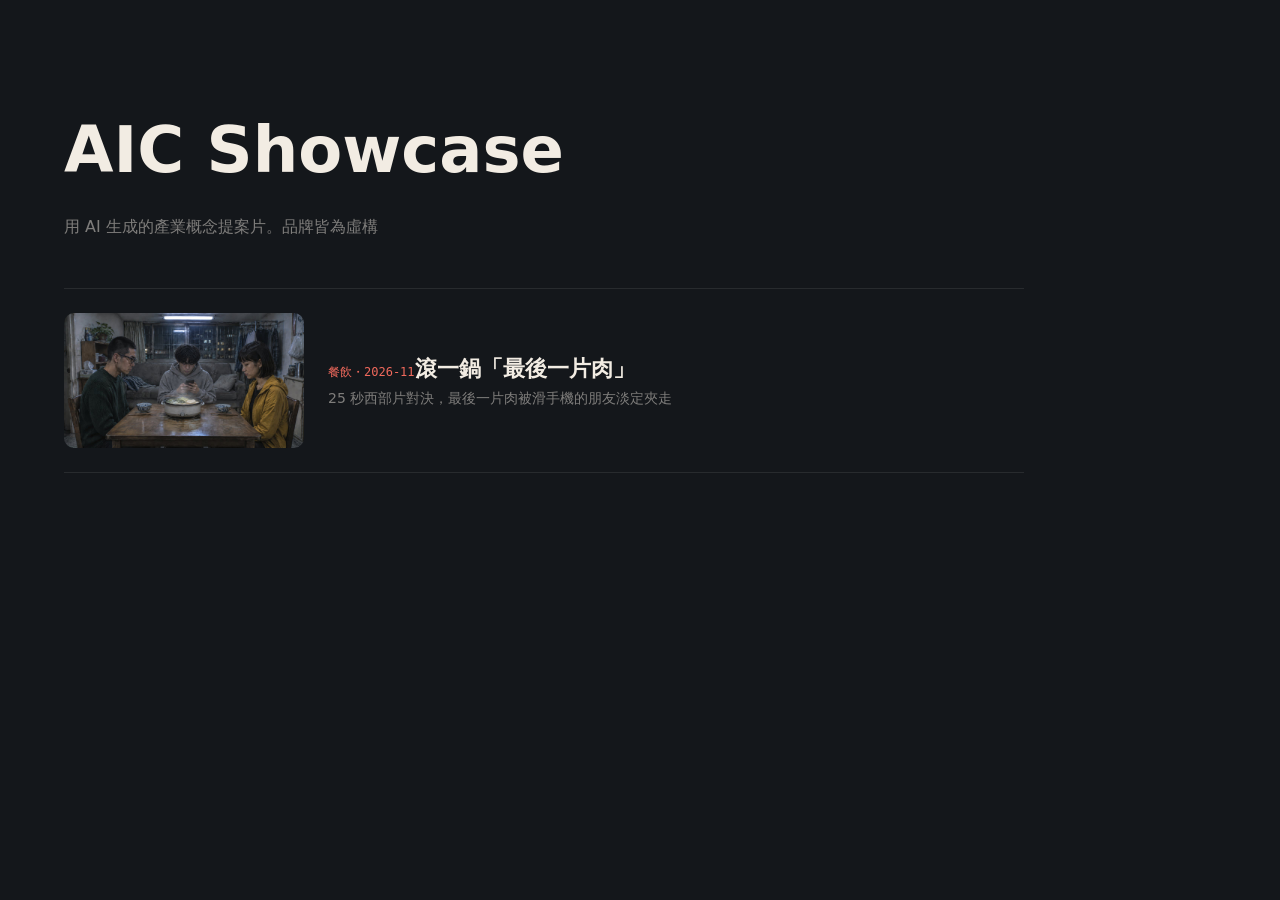
<file: index.html>
<!doctype html>
<html lang="zh-Hant">
<head>
<meta charset="utf-8">
<meta name="viewport" content="width=device-width, initial-scale=1">
<title>AIC Showcase</title>
<style>
  :root { --bg: #14171b; --tx: #f2ece3; --tx3: rgba(242,236,227,.48); --line: rgba(242,236,227,.09); --red: #f0695c; }
  * { box-sizing: border-box; margin: 0; }
  body { background: var(--bg); color: var(--tx); font-family: "Noto Sans TC", "Microsoft JhengHei", system-ui, sans-serif; padding: 96px clamp(16px, 5vw, 64px); line-height: 1.7; }
  h1 { font-size: clamp(36px, 6vw, 64px); font-weight: 900; }
  p { color: var(--tx3); margin-top: 8px; }
  ul { list-style: none; margin-top: 48px; padding: 0; max-width: 960px; border-top: 1px solid var(--line); }
  a { display: grid; grid-template-columns: 240px 1fr; gap: 24px; padding: 24px 0; border-bottom: 1px solid var(--line); color: inherit; text-decoration: none; align-items: center; }
  a img { width: 100%; border-radius: 10px; aspect-ratio: 16/9; object-fit: cover; }
  a b { font-size: 22px; } a span { display: block; color: var(--tx3); font-size: 14px; } a code { color: var(--red); font-size: 12px; }
  @media (max-width: 640px) { a { grid-template-columns: 1fr; } }
</style>
</head>
<body>
  <h1>AIC Showcase</h1>
  <p>用 AI 生成的產業概念提案片。品牌皆為虛構</p>
  <ul>
    <li><a href="hotpot-lastslice/"><img src="hotpot-lastslice/media/sb/F02_S2_wide.jpg" alt=""><div><code>餐飲・2026-11</code><b>滾一鍋「最後一片肉」</b><span>25 秒西部片對決，最後一片肉被滑手機的朋友淡定夾走</span></div></a></li>
  </ul>
</body>
</html>
</file>
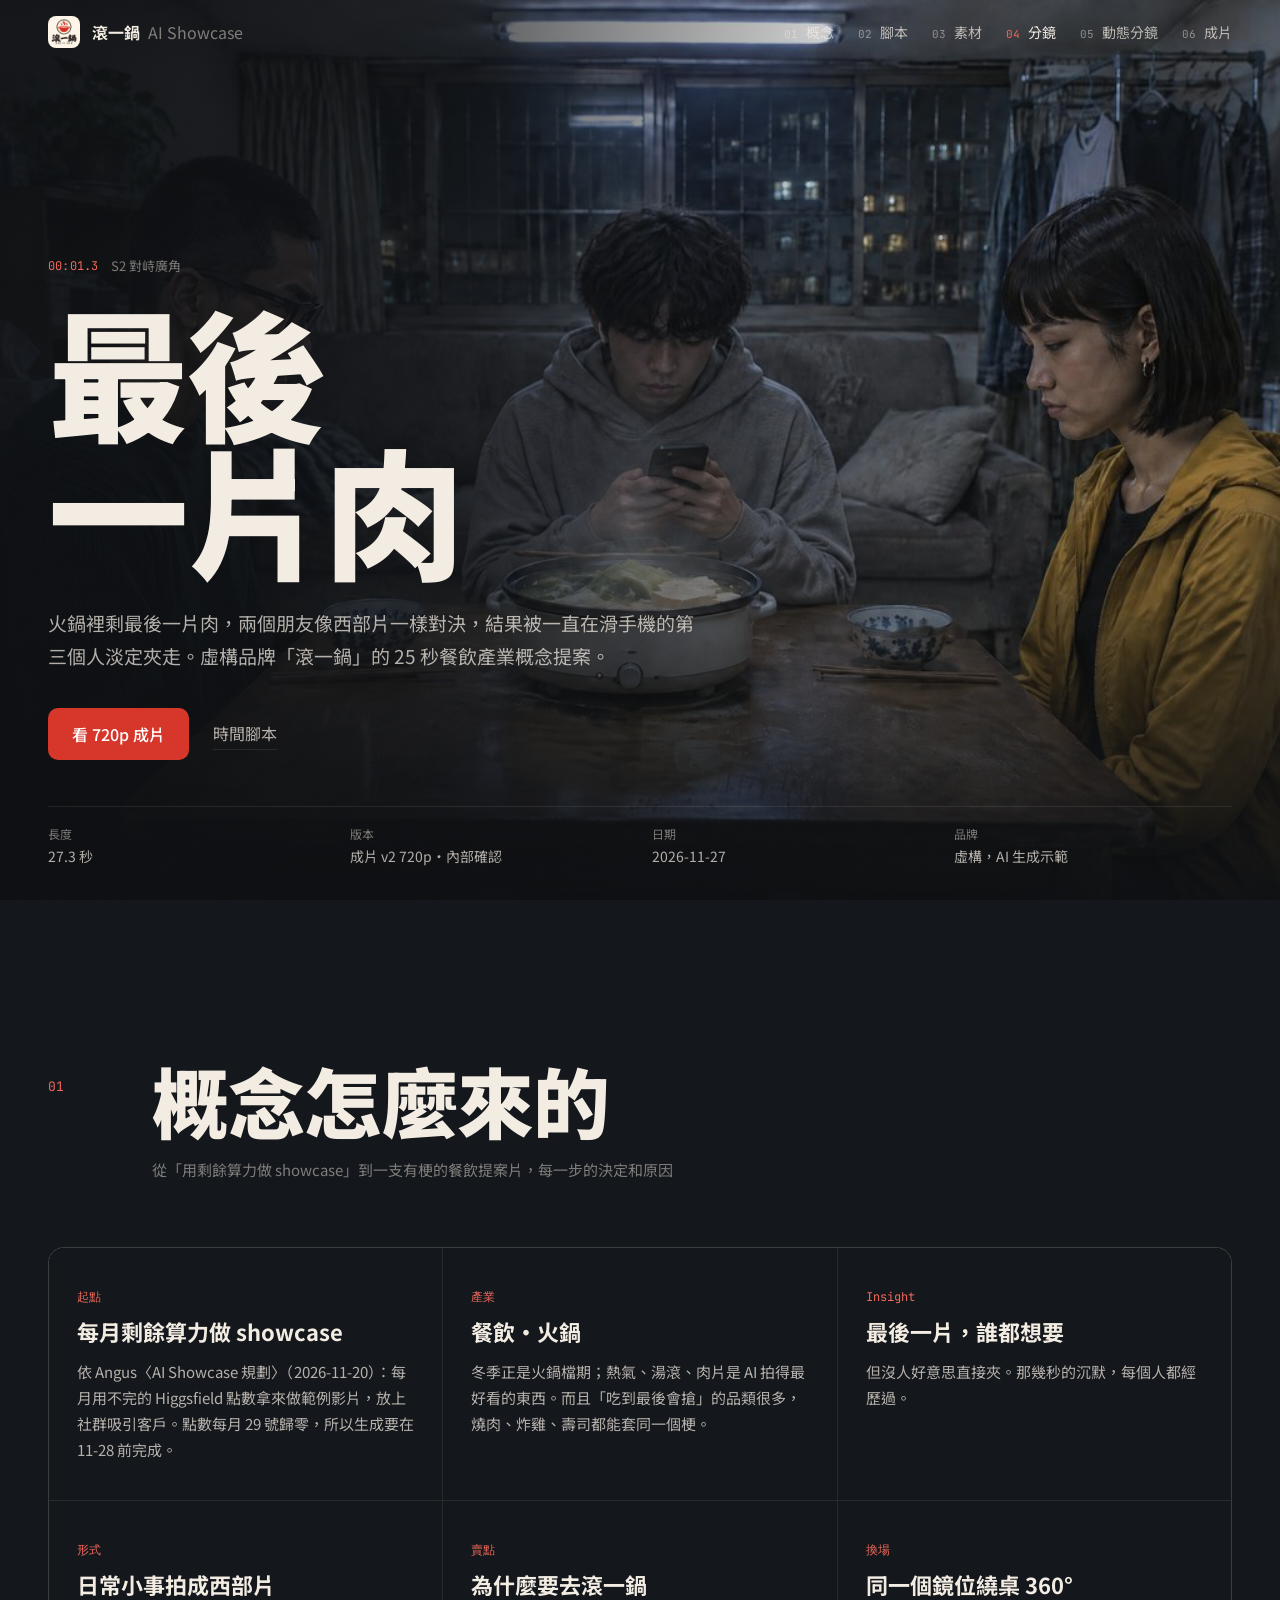
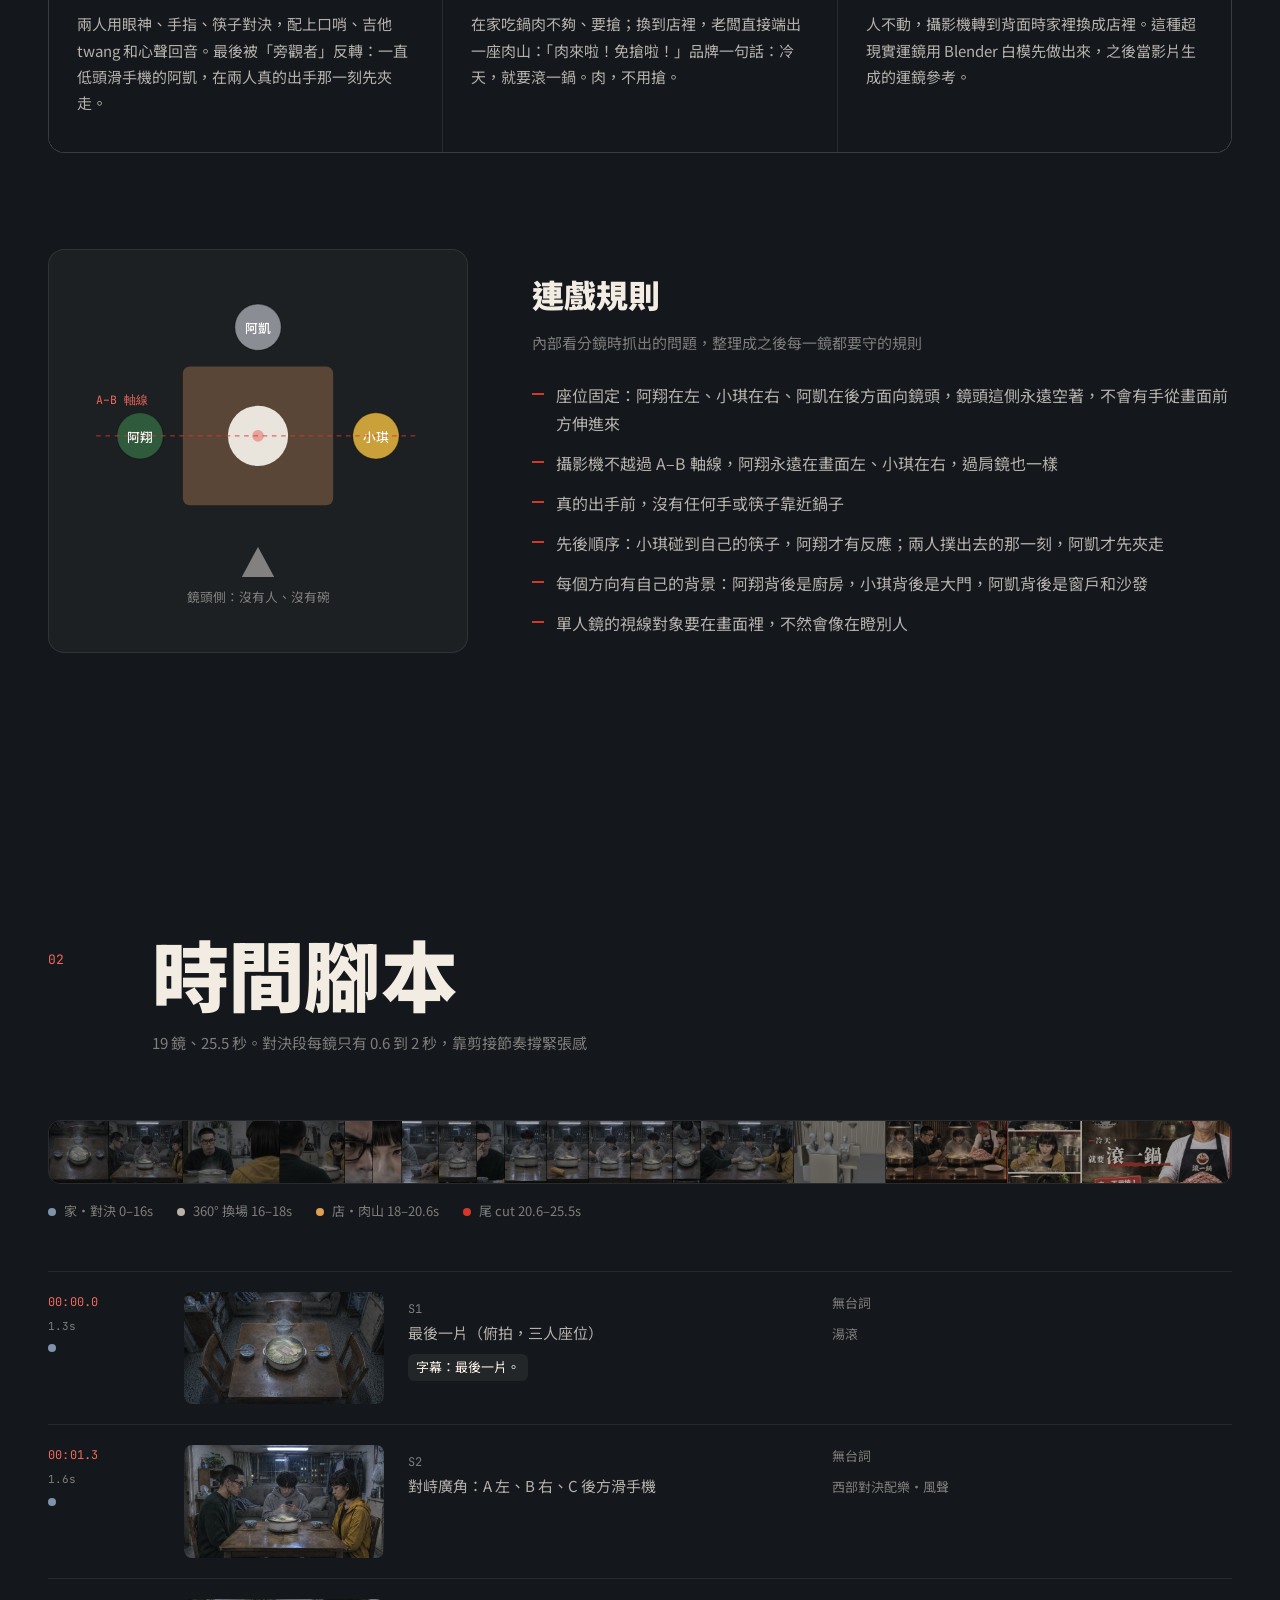
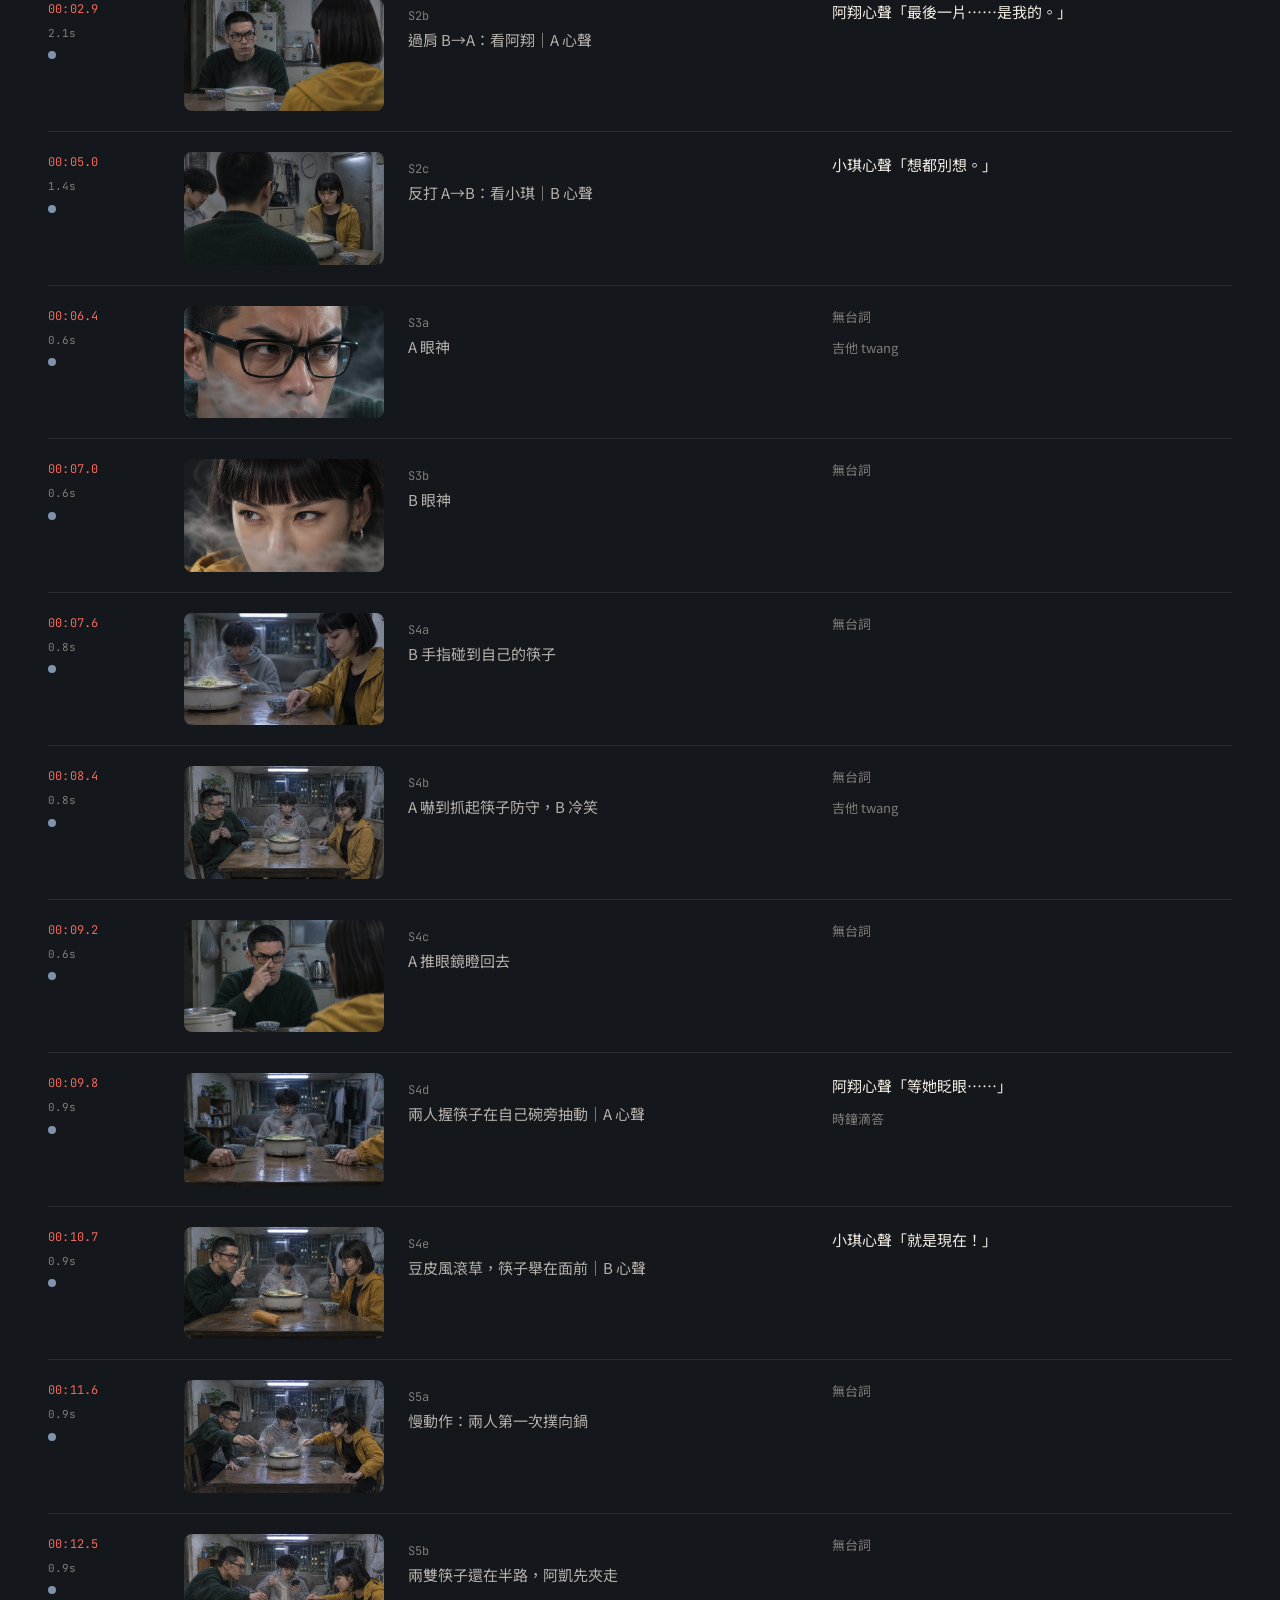
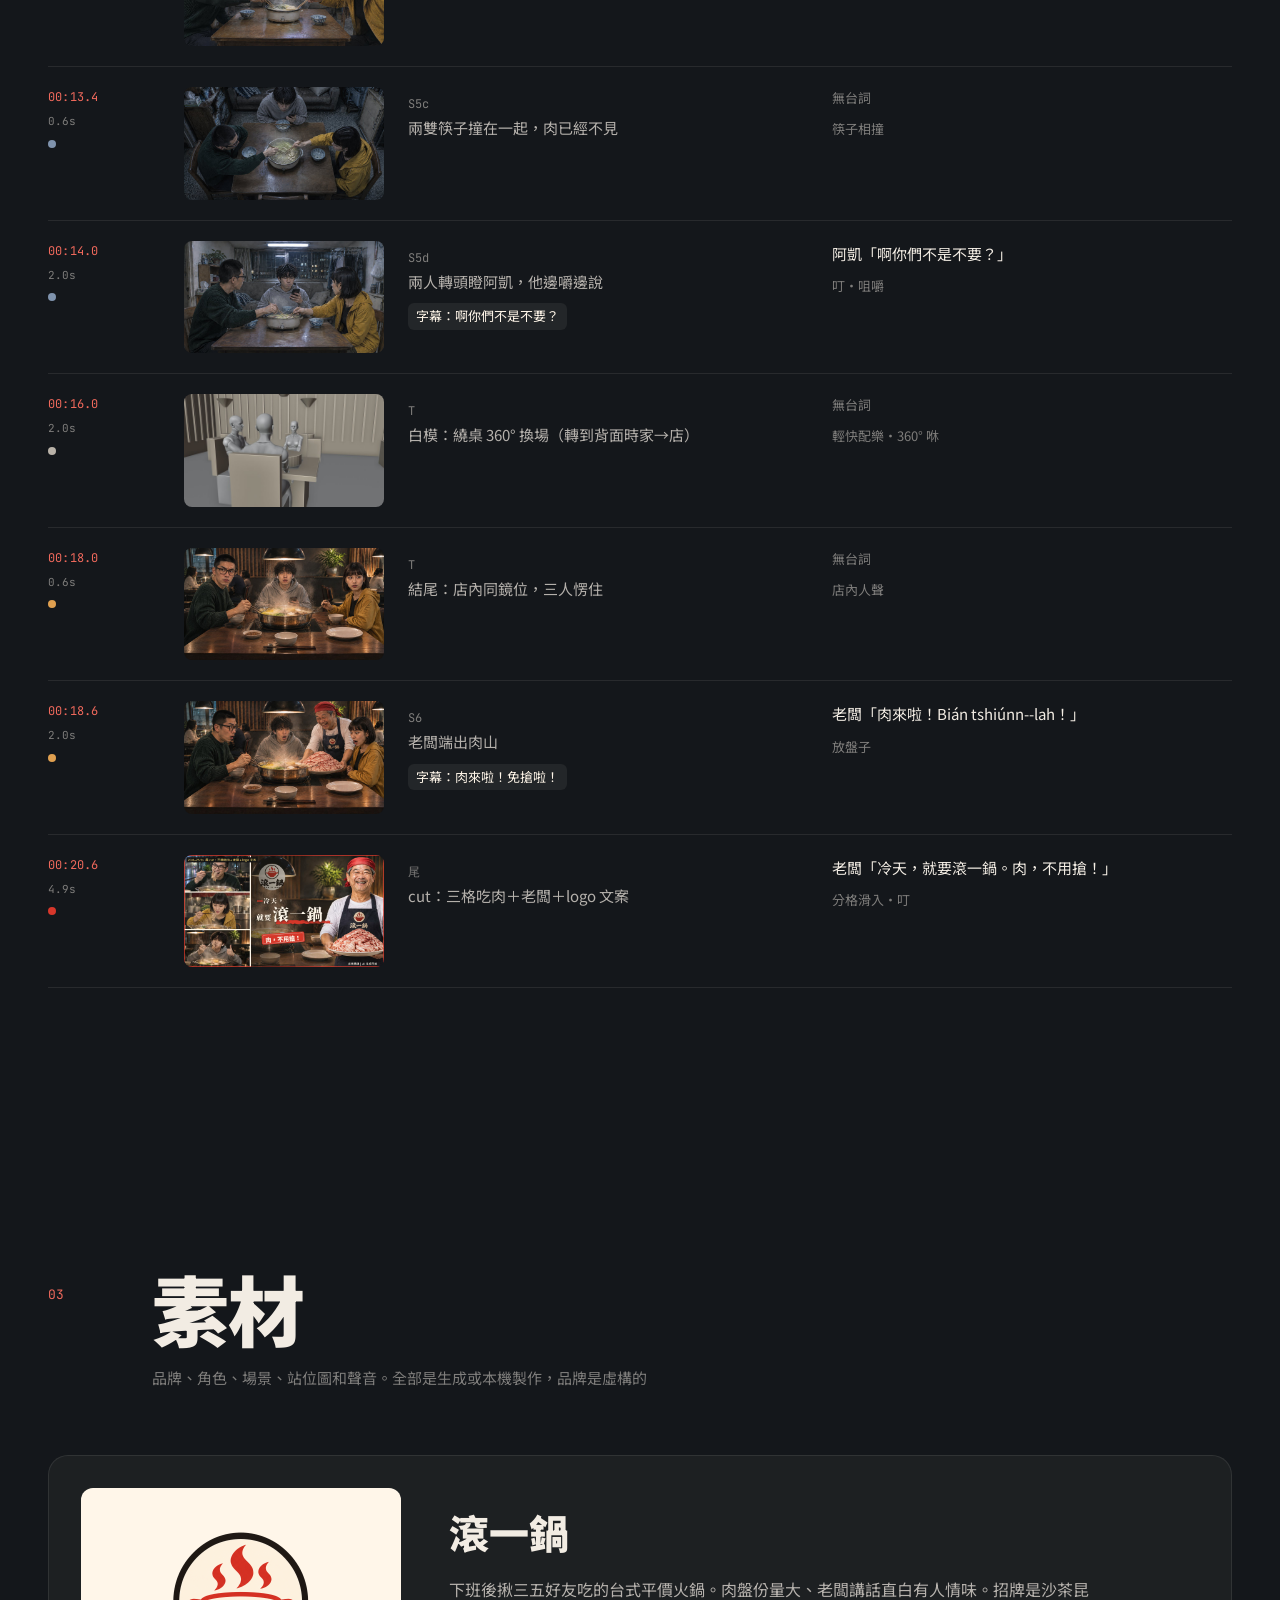
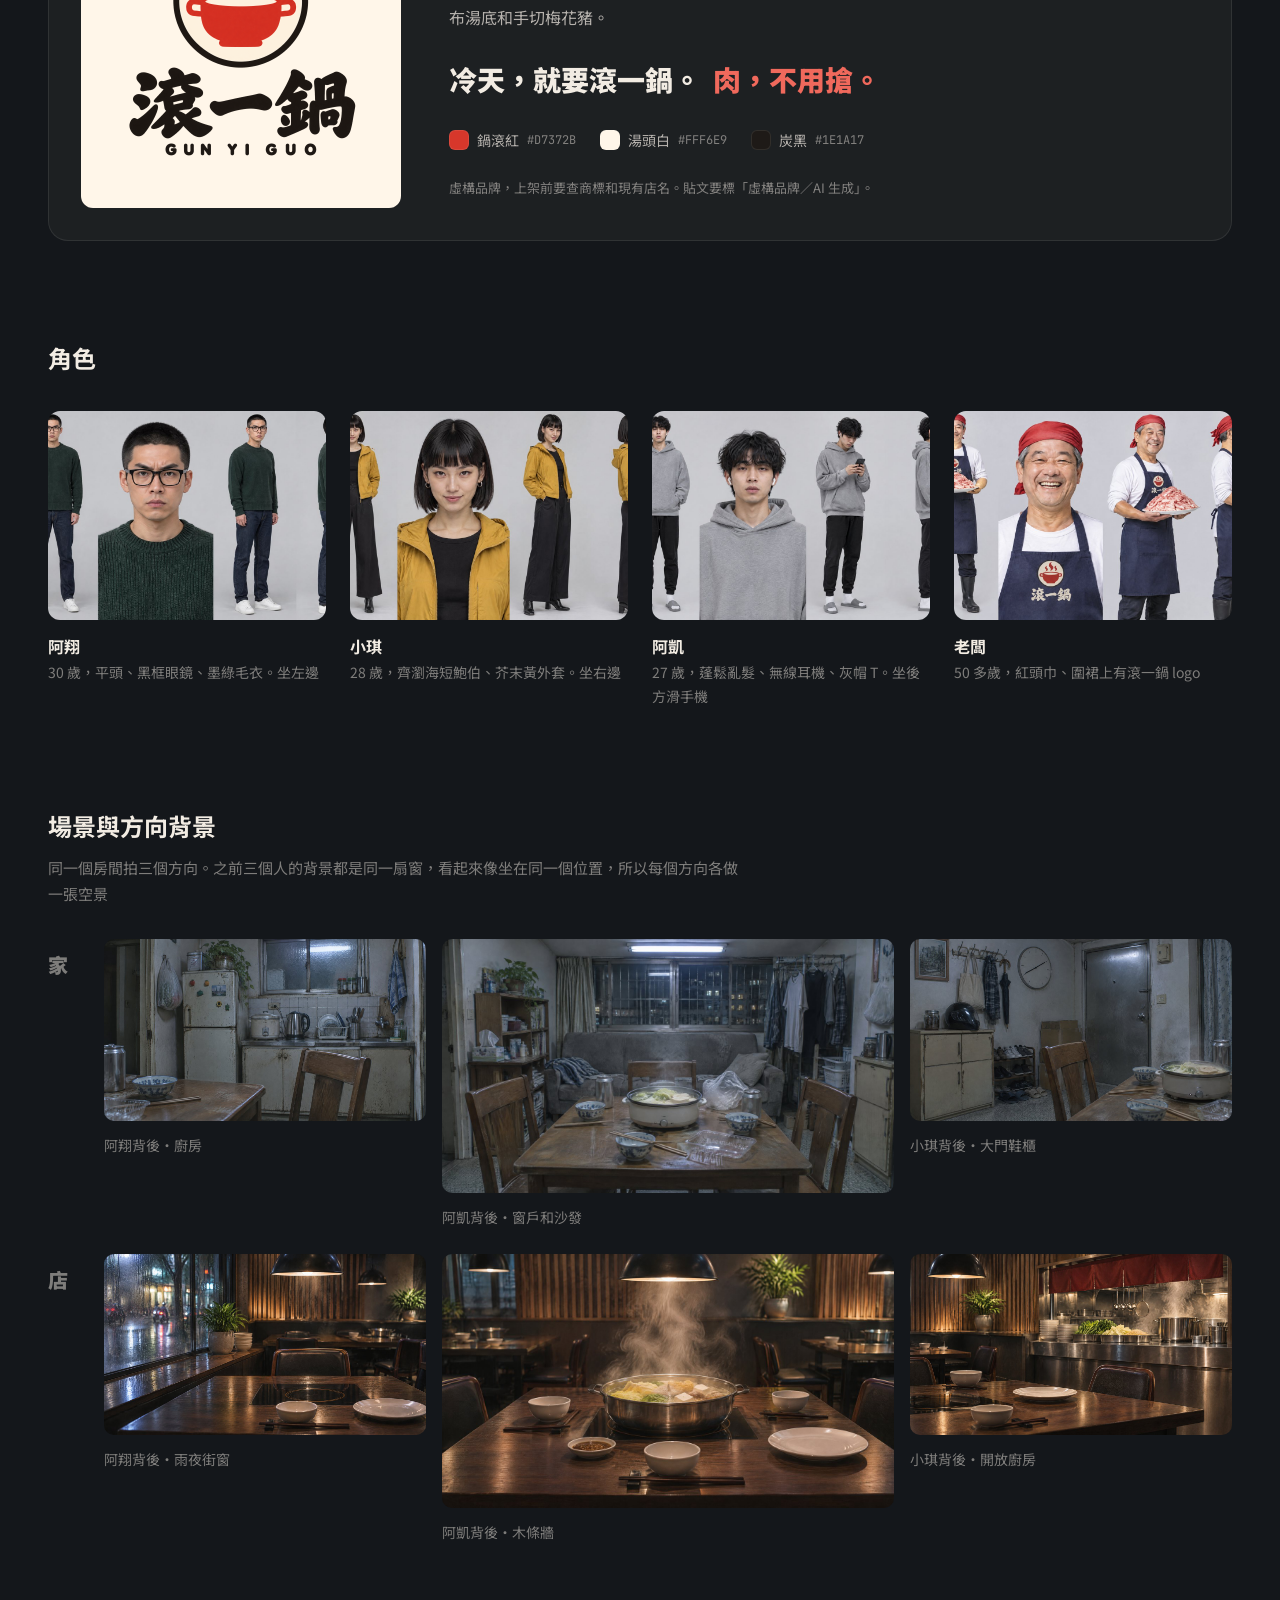
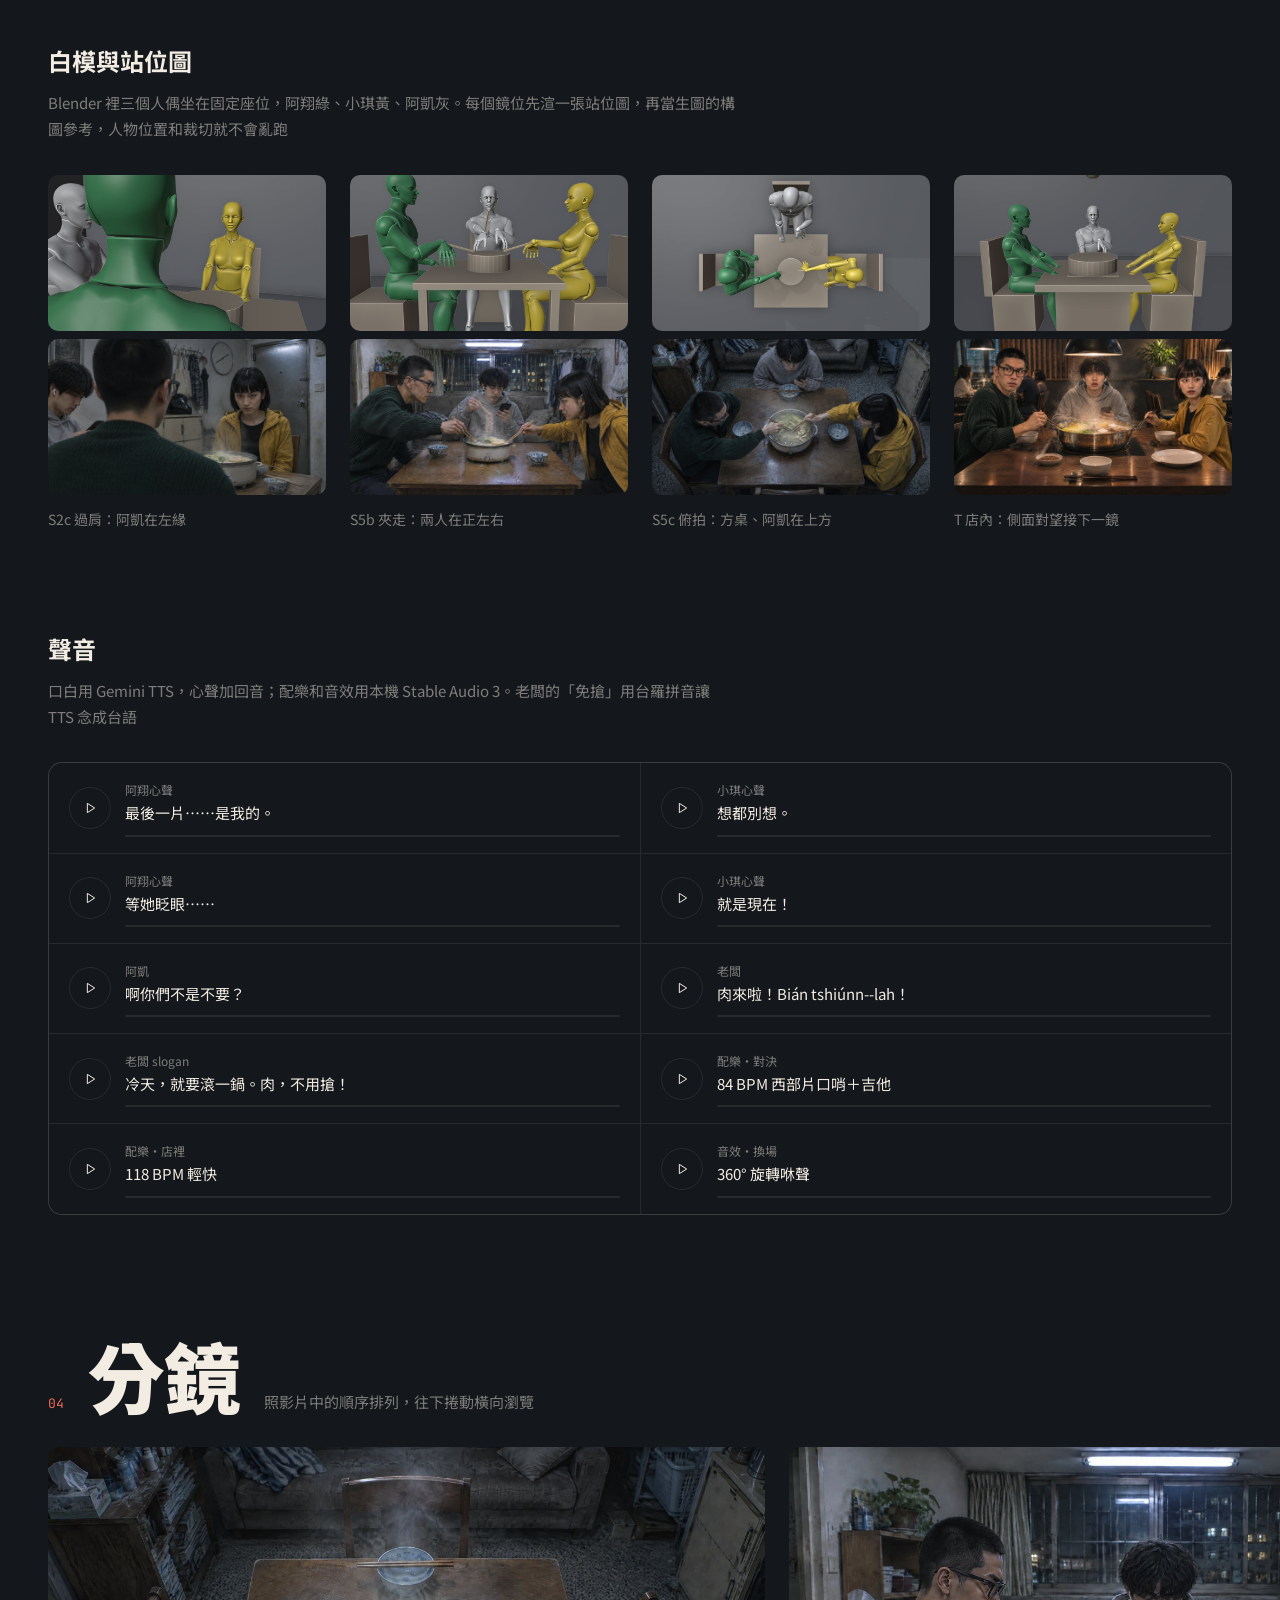
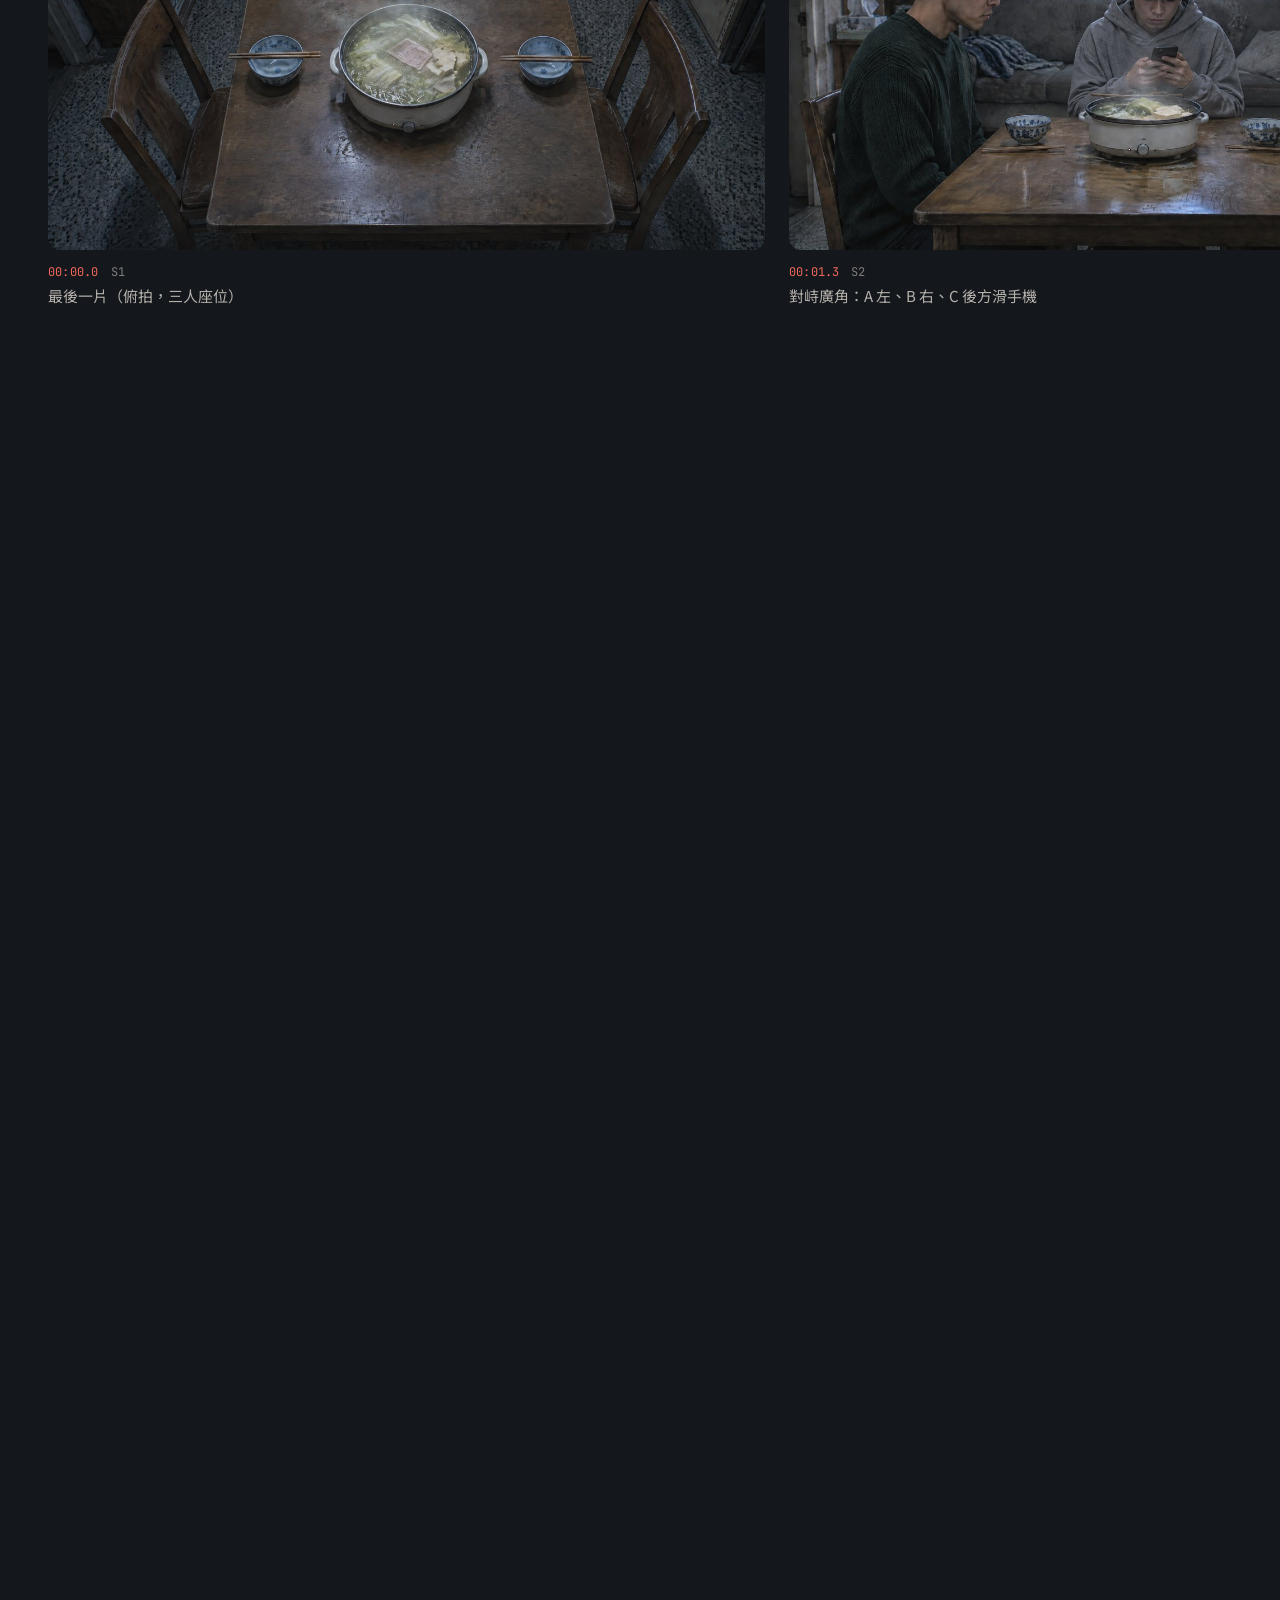
<file: hotpot-lastslice/index.html>
<!doctype html>
<html lang="zh-Hant">
<head>
<meta charset="utf-8">
<meta name="viewport" content="width=device-width, initial-scale=1">
<title>最後一片肉｜滾一鍋 AI Showcase</title>
<link rel="preconnect" href="https://fonts.googleapis.com">
<link rel="preconnect" href="https://fonts.gstatic.com" crossorigin>
<link href="https://fonts.googleapis.com/css2?family=Archivo:wght@500;800&family=JetBrains+Mono:wght@400;500&family=Noto+Sans+TC:wght@400;500;700;900&display=swap" rel="stylesheet">
<link rel="stylesheet" href="style.css">
</head>
<body>
<div class="tone" aria-hidden="true"></div>

<header class="nav">
  <a class="brand" href="#top"><img src="media/refs/logo.png" alt=""><span>滾一鍋 <em>AI Showcase</em></span></a>
  <nav>
    <a href="#idea"><b>01</b>概念</a>
    <a href="#script"><b>02</b>腳本</a>
    <a href="#assets"><b>03</b>素材</a>
    <a href="#boards"><b>04</b>分鏡</a>
    <a href="#film"><b>05</b>動態分鏡</a>
    <a href="#final"><b>06</b>成片</a>
  </nav>
</header>

<main id="top">
  <!-- HERO -->
  <section class="hero">
    <img class="hero-img" src="media/sb/F02_S2_wide.jpg" alt="火鍋桌對峙：阿翔在左、小琪在右，阿凱在後方滑手機">
    <div class="hero-shade"></div>
    <div class="hero-copy">
      <p class="slate"><span class="tc">00:01.3</span>S2 對峙廣角</p>
      <h1>最後<br>一片肉</h1>
      <p class="lede">火鍋裡剩最後一片肉，兩個朋友像西部片一樣對決，結果被一直在滑手機的第三個人淡定夾走。虛構品牌「滾一鍋」的 25 秒餐飲產業概念提案。</p>
      <div class="actions">
        <a class="btn" href="#final">看 720p 成片</a>
        <a class="link" href="#script">時間腳本</a>
      </div>
    </div>
    <dl class="hero-meta">
      <div><dt>長度</dt><dd>27.3 秒</dd></div>
      <div><dt>版本</dt><dd>成片 v2 720p・內部確認</dd></div>
      <div><dt>日期</dt><dd>2026-11-27</dd></div>
      <div><dt>品牌</dt><dd>虛構，AI 生成示範</dd></div>
    </dl>
  </section>

  <!-- 01 IDEA -->
  <section id="idea" class="sec">
    <div class="sec-head">
      <span class="num">01</span>
      <h2>概念怎麼來的</h2>
      <p class="sub">從「用剩餘算力做 showcase」到一支有梗的餐飲提案片，每一步的決定和原因</p>
    </div>

    <ol class="steps">
      <li class="rv"><span class="k">起點</span><h3>每月剩餘算力做 showcase</h3><p>依 Angus〈AI Showcase 規劃〉（2026-11-20）：每月用不完的 Higgsfield 點數拿來做範例影片，放上社群吸引客戶。點數每月 29 號歸零，所以生成要在 11-28 前完成。</p></li>
      <li class="rv"><span class="k">產業</span><h3>餐飲・火鍋</h3><p>冬季正是火鍋檔期；熱氣、湯滾、肉片是 AI 拍得最好看的東西。而且「吃到最後會搶」的品類很多，燒肉、炸雞、壽司都能套同一個梗。</p></li>
      <li class="rv"><span class="k">Insight</span><h3>最後一片，誰都想要</h3><p>但沒人好意思直接夾。那幾秒的沉默，每個人都經歷過。</p></li>
      <li class="rv"><span class="k">形式</span><h3>日常小事拍成西部片</h3><p>兩人用眼神、手指、筷子對決，配上口哨、吉他 twang 和心聲回音。最後被「旁觀者」反轉：一直低頭滑手機的阿凱，在兩人真的出手那一刻先夾走。</p></li>
      <li class="rv"><span class="k">賣點</span><h3>為什麼要去滾一鍋</h3><p>在家吃鍋肉不夠、要搶；換到店裡，老闆直接端出一座肉山：「肉來啦！免搶啦！」品牌一句話：冷天，就要滾一鍋。肉，不用搶。</p></li>
      <li class="rv"><span class="k">換場</span><h3>同一個鏡位繞桌 360°</h3><p>人不動，攝影機轉到背面時家裡換成店裡。這種超現實運鏡用 Blender 白模先做出來，之後當影片生成的運鏡參考。</p></li>
    </ol>

    <div class="rules rv">
      <figure class="plan">
        <svg viewBox="0 0 320 300" role="img" aria-label="座位圖：阿翔左、小琪右、阿凱後方、鏡頭側空著">
          <rect x="95" y="80" width="130" height="120" rx="6" class="tbl"/>
          <circle cx="160" cy="140" r="26" class="pot"/>
          <circle cx="160" cy="140" r="5" class="slice"/>
          <g class="seat a"><circle cx="58" cy="140" r="20"/><text x="58" y="145">阿翔</text></g>
          <g class="seat b"><circle cx="262" cy="140" r="20"/><text x="262" y="145">小琪</text></g>
          <g class="seat c"><circle cx="160" cy="46" r="20"/><text x="160" y="51">阿凱</text></g>
          <line x1="20" y1="140" x2="300" y2="140" class="axis"/>
          <text x="20" y="112" class="axis-t" style="text-anchor:start">A–B 軸線</text>
          <path d="M146 262 L160 236 L174 262 Z" class="cam"/>
          <text x="160" y="284" class="cam-t">鏡頭側：沒有人、沒有碗</text>
        </svg>
      </figure>
      <div class="rules-body">
        <h3>連戲規則</h3>
        <p class="sub">內部看分鏡時抓出的問題，整理成之後每一鏡都要守的規則</p>
        <ul>
          <li>座位固定：阿翔在左、小琪在右、阿凱在後方面向鏡頭，鏡頭這側永遠空著，不會有手從畫面前方伸進來</li>
          <li>攝影機不越過 A–B 軸線，阿翔永遠在畫面左、小琪在右，過肩鏡也一樣</li>
          <li>真的出手前，沒有任何手或筷子靠近鍋子</li>
          <li>先後順序：小琪碰到自己的筷子，阿翔才有反應；兩人撲出去的那一刻，阿凱才先夾走</li>
          <li>每個方向有自己的背景：阿翔背後是廚房，小琪背後是大門，阿凱背後是窗戶和沙發</li>
          <li>單人鏡的視線對象要在畫面裡，不然會像在瞪別人</li>
        </ul>
      </div>
    </div>
  </section>

  <!-- 02 SCRIPT -->
  <section id="script" class="sec">
    <div class="sec-head">
      <span class="num">02</span>
      <h2>時間腳本</h2>
      <p class="sub">19 鏡、25.5 秒。對決段每鏡只有 0.6 到 2 秒，靠剪接節奏撐緊張感</p>
    </div>
    <div class="bar rv" id="bar" aria-label="時間軸"></div>
    <div class="acts rv">
      <span><i class="d home"></i>家・對決 0–16s</span>
      <span><i class="d turn"></i>360° 換場 16–18s</span>
      <span><i class="d shop"></i>店・肉山 18–20.6s</span>
      <span><i class="d end"></i>尾 cut 20.6–25.5s</span>
    </div>
    <ol class="rows" id="rows"></ol>
  </section>

  <!-- 03 ASSETS -->
  <section id="assets" class="sec">
    <div class="sec-head">
      <span class="num">03</span>
      <h2>素材</h2>
      <p class="sub">品牌、角色、場景、站位圖和聲音。全部是生成或本機製作，品牌是虛構的</p>
    </div>

    <div class="brandcard rv">
      <div class="logo-plate"><img src="media/refs/logo.png" alt="滾一鍋 logo"></div>
      <div class="brand-body">
        <h3>滾一鍋</h3>
        <p>下班後揪三五好友吃的台式平價火鍋。肉盤份量大、老闆講話直白有人情味。招牌是沙茶昆布湯底和手切梅花豬。</p>
        <p class="slogan">冷天，就要滾一鍋。<span>肉，不用搶。</span></p>
        <ul class="sw">
          <li><i style="background:#D7372B"></i>鍋滾紅<code>#D7372B</code></li>
          <li><i style="background:#FFF6E9"></i>湯頭白<code>#FFF6E9</code></li>
          <li><i style="background:#1E1A17"></i>炭黑<code>#1E1A17</code></li>
        </ul>
        <p class="note">虛構品牌，上架前要查商標和現有店名。貼文要標「虛構品牌／AI 生成」。</p>
      </div>
    </div>

    <h3 class="h3 rv">角色</h3>
    <div class="cast">
      <figure class="rv"><img src="media/refs/char_A.jpg" alt="阿翔角色設定" loading="lazy"><figcaption><b>阿翔</b>30 歲，平頭、黑框眼鏡、墨綠毛衣。坐左邊</figcaption></figure>
      <figure class="rv"><img src="media/refs/char_B.jpg" alt="小琪角色設定" loading="lazy"><figcaption><b>小琪</b>28 歲，齊瀏海短鮑伯、芥末黃外套。坐右邊</figcaption></figure>
      <figure class="rv"><img src="media/refs/char_C.jpg" alt="阿凱角色設定" loading="lazy"><figcaption><b>阿凱</b>27 歲，蓬鬆亂髮、無線耳機、灰帽 T。坐後方滑手機</figcaption></figure>
      <figure class="rv"><img src="media/refs/char_D_logo.jpg" alt="老闆角色設定" loading="lazy"><figcaption><b>老闆</b>50 多歲，紅頭巾、圍裙上有滾一鍋 logo</figcaption></figure>
    </div>

    <h3 class="h3 rv">場景與方向背景</h3>
    <p class="sub rv">同一個房間拍三個方向。之前三個人的背景都是同一扇窗，看起來像坐在同一個位置，所以每個方向各做一張空景</p>
    <div class="plates">
      <div class="plate-row rv">
        <span class="plate-k">家</span>
        <figure><img src="media/refs/bg_home_left.jpg" alt="" loading="lazy"><figcaption>阿翔背後・廚房</figcaption></figure>
        <figure class="main"><img src="media/refs/scene_home_v2.jpg" alt="" loading="lazy"><figcaption>阿凱背後・窗戶和沙發</figcaption></figure>
        <figure><img src="media/refs/bg_home_right.jpg" alt="" loading="lazy"><figcaption>小琪背後・大門鞋櫃</figcaption></figure>
      </div>
      <div class="plate-row rv">
        <span class="plate-k">店</span>
        <figure><img src="media/refs/bg_shop_left.jpg" alt="" loading="lazy"><figcaption>阿翔背後・雨夜街窗</figcaption></figure>
        <figure class="main"><img src="media/refs/scene.jpg" alt="" loading="lazy"><figcaption>阿凱背後・木條牆</figcaption></figure>
        <figure><img src="media/refs/bg_shop_right.jpg" alt="" loading="lazy"><figcaption>小琪背後・開放廚房</figcaption></figure>
      </div>
    </div>

    <h3 class="h3 rv">白模與站位圖</h3>
    <p class="sub rv">Blender 裡三個人偶坐在固定座位，阿翔綠、小琪黃、阿凱灰。每個鏡位先渲一張站位圖，再當生圖的構圖參考，人物位置和裁切就不會亂跑</p>
    <div class="lays">
      <figure class="rv"><img src="media/lay/F02b_otsA.jpg" alt="" loading="lazy"><img src="media/sb/F02b_S2_otsA.jpg" alt="" loading="lazy"><figcaption>S2c 過肩：阿凱在左緣</figcaption></figure>
      <figure class="rv"><img src="media/lay/F06c_steal.jpg" alt="" loading="lazy"><img src="media/sb/F06c_S5b_steal.jpg" alt="" loading="lazy"><figcaption>S5b 夾走：兩人在正左右</figcaption></figure>
      <figure class="rv"><img src="media/lay/F06b_clash.jpg" alt="" loading="lazy"><img src="media/sb/F06b_S5c_clash.jpg" alt="" loading="lazy"><figcaption>S5c 俯拍：方桌、阿凱在上方</figcaption></figure>
      <figure class="rv"><img src="media/lay/F08_shopwide.jpg" alt="" loading="lazy"><img src="media/sb/F08_T_shopwide.jpg" alt="" loading="lazy"><figcaption>T 店內：側面對望接下一鏡</figcaption></figure>
    </div>

    <h3 class="h3 rv">聲音</h3>
    <p class="sub rv">口白用 Gemini TTS，心聲加回音；配樂和音效用本機 Stable Audio 3。老闆的「免搶」用台羅拼音讓 TTS 念成台語</p>
    <ul class="audio" id="audio"></ul>
  </section>

  <!-- 04 BOARDS -->
  <section id="boards" class="boards">
    <div class="boards-head">
      <span class="num">04</span>
      <h2>分鏡</h2>
      <p class="sub">照影片中的順序排列，往下捲動橫向瀏覽</p>
    </div>
    <div class="track" id="track"></div>
  </section>

  <!-- 05 FILM -->
  <section id="film" class="sec film">
    <div class="sec-head">
      <span class="num">05</span>
      <h2>動態分鏡</h2>
      <p class="sub">分鏡圖加白模換場加口白配樂，先給內部確認節奏，確認後才用 Higgsfield 生成影片</p>
    </div>
    <div class="player rv">
      <video id="video" src="media/video/animatic_v9_25s.mp4" poster="media/video/poster.jpg" controls playsinline preload="metadata"></video>
      <div class="now"><span class="tc" id="nowtc">00:00.0</span><span id="nowtx">S1 最後一片</span></div>
    </div>
    <div class="side rv">
      <figure>
        <video src="media/video/transition_greybox.mp4" muted loop playsinline autoplay></video>
        <figcaption>白模換場：攝影機繞桌 360°，轉到背面時家換成店，人不動。3.5 秒</figcaption>
      </figure>
      <div class="facts">
        <h3>製作狀態</h3>
        <dl>
          <div><dt>分鏡與素材</dt><dd>Adobe Firefly GPT Image 2.6</dd></div>
          <div><dt>口白・配樂・白模</dt><dd>OpenRouter Gemini TTS、本機 Stable Audio 3、Blender 5.2</dd></div>
          <div><dt>影片生成</dt><dd>Higgsfield Seedance 2.5，720p 已生成，見 06 成片</dd></div>
        </dl>
      </div>
    </div>
  </section>

  <!-- 06 FINAL -->
  <section id="final" class="sec film">
    <div class="sec-head">
      <span class="num">06</span>
      <h2>成片</h2>
      <p class="sub">Seedance 2.5 生成四段 720p，後製接上配樂、心聲、口白、字幕與尾 cut 字卡。1280×720，27.3 秒</p>
    </div>
    <div class="player rv">
      <video src="media/video/film_v2_720p.mp4" poster="media/video/film_poster.jpg" controls playsinline preload="metadata"></video>
    </div>
  </section>
</main>

<footer class="foot">
  <span>滾一鍋為虛構品牌｜AI 生成示範｜內部確認用</span>
</footer>

<script src="vendor/gsap.min.js"></script>
<script src="vendor/ScrollTrigger.min.js"></script>
<script src="vendor/lenis.min.js"></script>
<script src="data.js"></script>
<script src="main.js"></script>
</body>
</html>
</file>
<file: hotpot-lastslice/style.css>
/* 滾一鍋 AI Showcase 介紹頁
   方向：冷白日光燈的小套房對峙 → 暖色火鍋店。背景色跟著片子從冷轉暖。
   重點畫面：hero 對峙廣角、分鏡橫捲、動態分鏡播放器。招牌細節：片場時間碼 tc。 */
:root {
  --cool: #14171b;
  --warm: #1e1a17;
  --s1: rgba(242, 236, 227, 0.04);
  --s2: rgba(242, 236, 227, 0.07);
  --line: rgba(242, 236, 227, 0.09);
  --tx: #f2ece3;
  --tx2: rgba(242, 236, 227, 0.72);
  --tx3: rgba(242, 236, 227, 0.48);
  --red: #d7372b;
  --red-tx: #f0695c;
  --cream: #fff6e9;
  --ease: cubic-bezier(0.22, 1, 0.36, 1);
  --sans: "Noto Sans TC", "Microsoft JhengHei", system-ui, sans-serif;
  --disp: "Archivo", "Noto Sans TC", sans-serif;
  --mono: "JetBrains Mono", ui-monospace, monospace;
  --pad: clamp(16px, 4vw, 48px);
}
* { box-sizing: border-box; margin: 0; padding: 0; }
html { background: var(--cool); }
body { font-family: var(--sans); color: var(--tx); background: transparent; line-height: 1.75; font-size: 16px; -webkit-font-smoothing: antialiased; }
img, video { display: block; max-width: 100%; }
a { color: inherit; text-decoration: none; }
.tone { position: fixed; inset: 0; z-index: -1; background: var(--cool); }
.tc { font-family: var(--mono); font-size: 12px; font-variant-numeric: tabular-nums; color: var(--red-tx); letter-spacing: 0.02em; }

/* nav */
.nav { position: fixed; top: 0; left: 0; right: 0; z-index: 20; display: flex; align-items: center; justify-content: space-between; padding: 16px var(--pad); transition: background-color .3s var(--ease); }
.nav.solid { background: rgba(20, 20, 20, 0.72); backdrop-filter: blur(12px); border-bottom: 1px solid var(--line); }
.brand { display: flex; align-items: center; gap: 12px; font-weight: 700; }
.brand img { width: 32px; height: 32px; border-radius: 8px; background: var(--cream); padding: 2px; object-fit: contain; }
.brand em { font-style: normal; font-weight: 400; color: var(--tx3); margin-left: 4px; }
.nav nav { display: flex; gap: 24px; font-size: 14px; color: var(--tx2); }
.nav nav a { display: flex; gap: 8px; align-items: baseline; transition: color .2s var(--ease); }
.nav nav a:hover, .nav nav a.on { color: var(--tx); }
.nav nav b { font-family: var(--mono); font-weight: 400; font-size: 11px; color: var(--tx3); }
.nav nav a.on b { color: var(--red-tx); }

/* hero */
.hero { position: relative; min-height: 100svh; display: grid; align-items: end; overflow: hidden; }
.hero-img { position: absolute; inset: 0; width: 100%; height: 100%; object-fit: cover; object-position: 50% 40%; }
.hero-shade { position: absolute; inset: 0; background: linear-gradient(90deg, rgba(14, 16, 19, 0.92) 0%, rgba(14, 16, 19, 0.72) 34%, rgba(14, 16, 19, 0.1) 70%), linear-gradient(0deg, rgba(14, 16, 19, 0.95) 0%, rgba(14, 16, 19, 0) 40%); }
.hero-copy { position: relative; padding: 120px var(--pad) 140px; max-width: 760px; }
.slate { display: flex; gap: 12px; align-items: center; font-size: 13px; color: var(--tx3); margin-bottom: 24px; }
.hero h1 { font-weight: 900; font-size: clamp(64px, 11vw, 168px); line-height: 0.98; letter-spacing: -0.02em; }
.lede { margin-top: 28px; font-size: clamp(16px, 1.5vw, 19px); color: var(--tx2); max-width: 34em; }
.actions { margin-top: 36px; display: flex; gap: 24px; align-items: center; }
.btn { background: var(--red); color: #fff; padding: 12px 24px; border-radius: 10px; font-weight: 500; transition: background-color .2s var(--ease), transform .15s var(--ease); }
.btn:hover { background: #c22f24; }
.btn:active { transform: scale(0.98); }
.link { color: var(--tx2); border-bottom: 1px solid var(--line); padding-bottom: 2px; transition: color .2s var(--ease); }
.link:hover { color: var(--tx); }
.hero-meta { position: absolute; left: var(--pad); right: var(--pad); bottom: 32px; display: grid; grid-template-columns: repeat(4, 1fr); gap: 24px; border-top: 1px solid var(--line); padding-top: 16px; }
.hero-meta dt { font-size: 12px; color: var(--tx3); }
.hero-meta dd { font-size: 14px; color: var(--tx2); }

/* sections */
.sec { padding: 160px var(--pad) 120px; max-width: 1360px; margin: 0 auto; }
.sec-head { display: grid; grid-template-columns: 80px 1fr; column-gap: 24px; margin-bottom: 64px; }
.num { font-family: var(--mono); font-size: 13px; color: var(--red-tx); padding-top: 16px; }
.sec-head h2, .boards-head h2 { font-weight: 900; font-size: clamp(40px, 6vw, 80px); line-height: 1.05; letter-spacing: -0.01em; }
.sec-head .sub { grid-column: 2; margin-top: 16px; }
.sub { color: var(--tx3); font-size: 15px; max-width: 46em; }
.h3 { font-size: 24px; font-weight: 700; margin: 96px 0 8px; }
.h3 + .sub { margin-bottom: 32px; }

/* idea steps */
.steps { list-style: none; display: grid; grid-template-columns: repeat(3, 1fr); gap: 1px; background: var(--line); border: 1px solid var(--line); border-radius: 16px; overflow: hidden; }
.steps li { background: var(--cool); padding: 32px 28px 36px; }
.steps .k { font-family: var(--mono); font-size: 12px; color: var(--red-tx); }
.steps h3 { font-size: 22px; font-weight: 700; margin: 8px 0 12px; line-height: 1.4; }
.steps p { color: var(--tx2); font-size: 15px; }

.rules { margin-top: 96px; display: grid; grid-template-columns: minmax(280px, 420px) 1fr; gap: 64px; align-items: center; }
.plan { background: var(--s1); border: 1px solid var(--line); border-radius: 16px; padding: 24px; }
.plan svg { width: 100%; height: auto; }
.plan .tbl { fill: #5a4636; }
.plan .pot { fill: #e9e4dc; }
.plan .slice { fill: #e7a29a; }
.plan .seat circle { stroke: rgba(0,0,0,.3); }
.plan .a circle { fill: #2f5a3c; }
.plan .b circle { fill: #c9a03a; }
.plan .c circle { fill: #8a8d93; }
.plan .seat text { font: 500 11px var(--sans); fill: #fff; text-anchor: middle; }
.plan .axis { stroke: var(--red); stroke-dasharray: 4 4; stroke-width: 1; opacity: .7; }
.plan .axis-t { font: 400 10px var(--mono); fill: var(--red-tx); text-anchor: end; }
.plan .cam { fill: var(--tx3); }
.plan .cam-t { font: 400 11px var(--sans); fill: var(--tx3); text-anchor: middle; }
.rules-body h3 { font-size: 32px; font-weight: 900; }
.rules-body .sub { margin: 8px 0 24px; }
.rules-body ul { list-style: none; display: grid; gap: 12px; }
.rules-body li { padding-left: 24px; position: relative; color: var(--tx2); }
.rules-body li::before { content: ""; position: absolute; left: 0; top: 0.75em; width: 12px; height: 2px; background: var(--red); }

/* timeline */
.bar { display: flex; height: 64px; border-radius: 12px; overflow: hidden; border: 1px solid var(--line); }
.bar button { all: unset; cursor: pointer; position: relative; height: 100%; background-size: cover; background-position: center; border-right: 1px solid rgba(0,0,0,.5); filter: saturate(.7) brightness(.7); transition: filter .2s var(--ease); }
.bar button:hover, .bar button.on { filter: none; }
.bar button.on { box-shadow: inset 0 -3px 0 var(--red); }
.acts { display: flex; flex-wrap: wrap; gap: 24px; margin: 16px 0 48px; font-size: 13px; color: var(--tx3); }
.acts span { display: flex; align-items: center; gap: 8px; }
.d { width: 8px; height: 8px; border-radius: 50%; display: inline-block; }
.d.home { background: #7f93ad; } .d.turn { background: #b9b2a8; } .d.shop { background: #e0a050; } .d.end { background: var(--red); }
.rows { list-style: none; border-top: 1px solid var(--line); }
.row { display: grid; grid-template-columns: 112px 200px 1fr 1fr; gap: 24px; padding: 20px 0; border-bottom: 1px solid var(--line); align-items: start; }
.row .when { display: grid; gap: 4px; }
.row .when .d { margin-top: 4px; }
.row .dur { font-family: var(--mono); font-size: 11px; color: var(--tx3); }
.row img { border-radius: 8px; aspect-ratio: 16 / 9; object-fit: cover; width: 100%; cursor: zoom-in; }
.row h4 { font-size: 16px; font-weight: 700; }
.row h4 code { font-family: var(--mono); font-weight: 400; font-size: 12px; color: var(--tx3); margin-right: 8px; }
.row .desc { color: var(--tx2); font-size: 15px; }
.row .cap { margin-top: 8px; display: inline-block; font-size: 13px; color: var(--cream); background: var(--s2); border-radius: 6px; padding: 2px 8px; }
.row .say p { font-size: 15px; color: var(--tx); }
.row .say p + p { margin-top: 4px; }
.row .say .snd { margin-top: 8px; font-size: 13px; color: var(--tx3); }

/* brand + assets */
.brandcard { display: grid; grid-template-columns: 320px 1fr; gap: 48px; align-items: center; background: var(--s1); border: 1px solid var(--line); border-radius: 20px; padding: 32px; }
.logo-plate { background: var(--cream); border-radius: 12px; aspect-ratio: 1; display: grid; place-items: center; padding: 32px; }
.brand-body h3 { font-size: 40px; font-weight: 900; }
.brand-body p { color: var(--tx2); margin-top: 8px; max-width: 40em; }
.slogan { font-size: 28px; font-weight: 900; color: var(--tx) !important; margin-top: 24px !important; }
.slogan span { color: var(--red-tx); margin-left: 12px; }
.sw { list-style: none; display: flex; flex-wrap: wrap; gap: 24px; margin-top: 24px; font-size: 14px; color: var(--tx2); }
.sw li { display: flex; align-items: center; gap: 8px; }
.sw i { width: 20px; height: 20px; border-radius: 6px; border: 1px solid var(--line); }
.sw code { font-family: var(--mono); font-size: 12px; color: var(--tx3); }
.note { font-size: 13px; color: var(--tx3) !important; margin-top: 24px !important; }
.cast { display: grid; grid-template-columns: repeat(4, 1fr); gap: 24px; margin-top: 32px; }
.cast img { border-radius: 12px; aspect-ratio: 4 / 3; object-fit: cover; width: 100%; background: var(--s1); }
figcaption { font-size: 14px; color: var(--tx3); margin-top: 12px; }
figcaption b { display: block; color: var(--tx); font-size: 16px; }
.plates { display: grid; gap: 24px; }
.plate-row { display: grid; grid-template-columns: 40px 1fr 1.4fr 1fr; gap: 16px; align-items: start; }
.plate-k { font-weight: 900; font-size: 20px; color: var(--tx3); padding-top: 8px; }
.plate-row img { border-radius: 10px; aspect-ratio: 16 / 9; object-fit: cover; width: 100%; }
.lays { display: grid; grid-template-columns: repeat(4, 1fr); gap: 24px; }
.lays img { border-radius: 10px; aspect-ratio: 16 / 9; object-fit: cover; width: 100%; }
.lays img + img { margin-top: 8px; }
.audio { list-style: none; display: grid; grid-template-columns: repeat(2, 1fr); gap: 1px; background: var(--line); border: 1px solid var(--line); border-radius: 14px; overflow: hidden; }
.audio li { background: var(--cool); display: grid; grid-template-columns: 40px 1fr; gap: 16px; align-items: center; padding: 16px 20px; }
.audio button { all: unset; cursor: pointer; width: 40px; height: 40px; border-radius: 50%; border: 1px solid var(--line); display: grid; place-items: center; transition: background-color .2s var(--ease), border-color .2s var(--ease); }
.audio button:hover { background: var(--s2); }
.audio button:focus-visible, .btn:focus-visible, .bar button:focus-visible { outline: 2px solid var(--red-tx); outline-offset: 2px; }
.audio li.playing button { background: var(--red); border-color: var(--red); }
.audio svg { width: 16px; height: 16px; stroke: var(--tx); fill: none; stroke-width: 1.5; }
.audio .who { font-size: 12px; color: var(--tx3); }
.audio .txt { font-size: 15px; }
.audio .prog { height: 2px; background: var(--line); margin-top: 8px; border-radius: 2px; overflow: hidden; }
.audio .prog i { display: block; height: 100%; width: 0; background: var(--red); }

/* boards horizontal */
.boards { position: relative; height: 100svh; overflow: hidden; display: flex; flex-direction: column; justify-content: center; }
.boards-head { padding: 0 var(--pad); display: flex; align-items: baseline; gap: 24px; margin-bottom: 32px; }
.boards-head .num { padding: 0; }
.track { display: flex; gap: 24px; padding: 0 var(--pad); width: max-content; will-change: transform; }
.card { width: min(56vw, 720px); flex: none; }
.card img { border-radius: 12px; aspect-ratio: 16 / 9; object-fit: cover; width: 100%; }
.card .meta { display: flex; gap: 12px; align-items: baseline; margin-top: 12px; }
.card .meta code { font-family: var(--mono); font-size: 12px; color: var(--tx3); }
.card p { font-size: 15px; color: var(--tx2); }

/* film */
.player { position: relative; border-radius: 16px; overflow: hidden; border: 1px solid var(--line); background: #000; }
.player video { width: 100%; aspect-ratio: 16 / 9; }
.now { display: flex; gap: 16px; align-items: center; padding: 12px 20px; background: var(--s1); border-top: 1px solid var(--line); font-size: 14px; color: var(--tx2); }
.side { display: grid; grid-template-columns: 1.2fr 1fr; gap: 48px; margin-top: 48px; align-items: start; }
.side video { border-radius: 12px; width: 100%; aspect-ratio: 16 / 9; object-fit: cover; }
.facts h3 { font-size: 24px; font-weight: 900; margin-bottom: 16px; }
.facts dl { display: grid; gap: 16px; }
.facts dt { font-size: 12px; color: var(--tx3); }
.facts dd { color: var(--tx2); font-size: 15px; }
.foot { display: flex; justify-content: space-between; gap: 16px; padding: 32px var(--pad); border-top: 1px solid var(--line); font-size: 13px; color: var(--tx3); }

/* lightbox */
.lb { position: fixed; inset: 0; z-index: 50; background: rgba(10, 10, 10, .92); display: grid; place-items: center; padding: 32px; opacity: 0; pointer-events: none; transition: opacity .25s var(--ease); }
.lb.open { opacity: 1; pointer-events: auto; }
.lb img { max-height: 88vh; border-radius: 12px; }
.lb p { color: var(--tx2); margin-top: 12px; text-align: center; }

@media (max-width: 960px) {
  .nav nav { display: none; }
  .steps { grid-template-columns: 1fr; }
  .rules, .brandcard, .side { grid-template-columns: 1fr; gap: 32px; }
  .row { grid-template-columns: 80px 1fr; }
  .row .say { grid-column: 2; }
  .row .shot { grid-column: 1 / -1; order: -1; }
  .cast, .lays { grid-template-columns: repeat(2, 1fr); }
  .plate-row { grid-template-columns: 1fr; }
  .audio { grid-template-columns: 1fr; }
  .hero-meta { grid-template-columns: repeat(2, 1fr); position: relative; left: 0; right: 0; bottom: 0; margin: 0 var(--pad) 32px; }
  .hero-copy { padding-bottom: 48px; }
  .sec-head { grid-template-columns: 1fr; }
  .sec-head .sub { grid-column: 1; }
  .card { width: 82vw; }
}
@media (prefers-reduced-motion: reduce) { * { transition: none !important; } }
</file>
